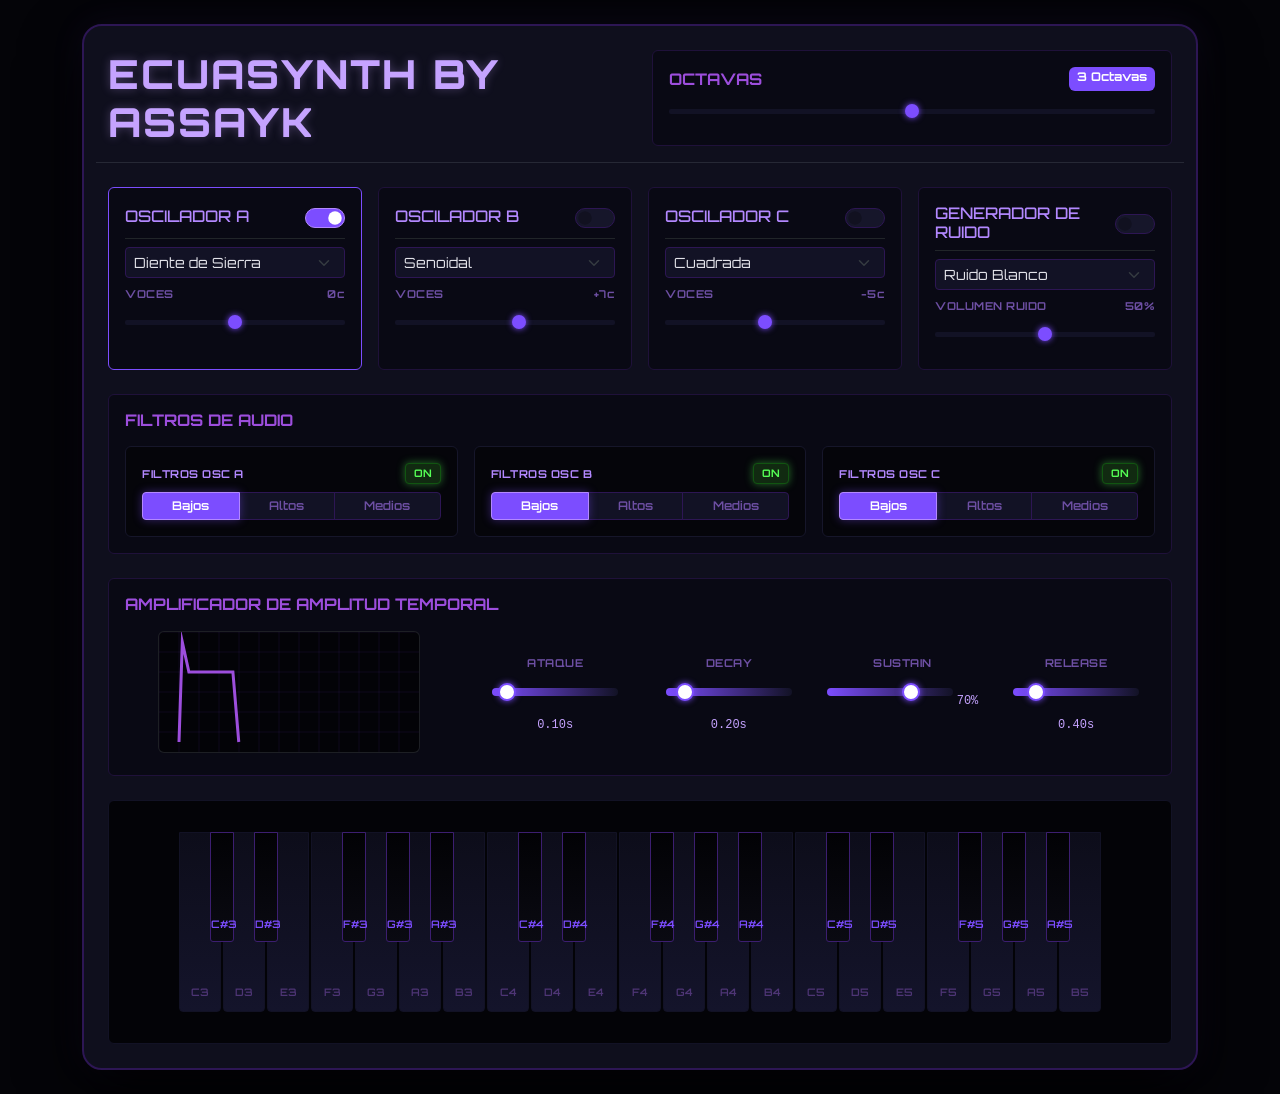
<file: index.html>
<!DOCTYPE html>
<html lang="es">
<head>
    <meta charset="UTF-8">
    <meta name="viewport" content="width=device-width, initial-scale=1.0">
    <title>Sintetizador Cyber-Synth Modular Pro</title>
    <link href="https://cdn.jsdelivr.net/npm/bootstrap@5.3.2/dist/css/bootstrap.min.css" rel="stylesheet">
    <link href="https://fonts.googleapis.com/css2?family=Orbitron:wght@400;600;800&display=swap" rel="stylesheet">
    <link rel="stylesheet" href="styles.css">
    <script src="script.js" defer></script>
</head>
<body>

    <div class="container my-4">
        <div class="synth-master-panel p-4">
            
            <header class="row align-items-center mb-4 pb-3 border-bottom border-secondary border-opacity-25">
                <div class="col-md-6 text-center text-md-start">
                    <h1 class="synth-title m-0">ECUASYNTH BY ASSAYK</h1>
                </div>
                <div class="col-md-6 mt-3 mt-md-0">
                    <div class="octave-selector-box p-3 rounded">
                        <label for="octaveSlider" class="form-label text-purple fw-bold d-flex justify-content-between">
                            <span>OCTAVAS</span>
                            <span id="octaveDisplay" class="badge bg-purple">3 Octavas</span>
                        </label>
                        <input type="range" class="form-range custom-slider" id="octaveSlider" min="1" max="5" value="3" step="1">
                    </div>
                </div>
            </header>

            <div class="row g-3 mb-4">
                <div class="col-xl-3 col-md-6">
                    <div class="osc-section p-3 rounded h-100 active" id="section-A">
                        <div class="d-flex justify-content-between align-items-center mb-2 pb-2 border-bottom border-dark">
                            <h2 class="h6 text-purple-light m-0">OSCILADOR A</h2>
                            <div class="form-check form-switch custom-switch">
                                <input class="form-check-input" type="checkbox" id="btnToggleA" checked>
                            </div>
                        </div>
                        <div class="mb-2">
                            <select id="waveTypeA" class="form-select form-select-sm custom-select">
                                <option value="sine">Senoidal</option>
                                <option value="triangle">Triangular</option>
                                <option value="sawtooth" selected>Diente de Sierra</option>
                                <option value="square">Cuadrada</option>
                            </select>
                        </div>
                        <div>
                            <label class="form-label text-muted-purple micro-label d-flex justify-content-between">
                                <span>VOCES</span> <span id="detuneDisplayA">0c</span>
                            </label>
                            <input type="range" class="form-range custom-slider" id="detuneSliderA" min="-50" max="50" value="0" step="1">
                        </div>
                    </div>
                </div>

                <div class="col-xl-3 col-md-6">
                    <div class="osc-section p-3 rounded h-100" id="section-B">
                        <div class="d-flex justify-content-between align-items-center mb-2 pb-2 border-bottom border-dark">
                            <h2 class="h6 text-purple-light m-0">OSCILADOR B</h2>
                            <div class="form-check form-switch custom-switch">
                                <input class="form-check-input" type="checkbox" id="btnToggleB">
                            </div>
                        </div>
                        <div class="mb-2">
                            <select id="waveTypeB" class="form-select form-select-sm custom-select">
                                <option value="sine" selected>Senoidal</option>
                                <option value="triangle">Triangular</option>
                                <option value="sawtooth">Diente de Sierra</option>
                                <option value="square">Cuadrada</option>
                            </select>
                        </div>
                        <div>
                            <label class="form-label text-muted-purple micro-label d-flex justify-content-between">
                                <span>VOCES</span> <span id="detuneDisplayB">+7c</span>
                            </label>
                            <input type="range" class="form-range custom-slider" id="detuneSliderB" min="-50" max="50" value="7" step="1">
                        </div>
                    </div>
                </div>

                <div class="col-xl-3 col-md-6">
                    <div class="osc-section p-3 rounded h-100" id="section-C">
                        <div class="d-flex justify-content-between align-items-center mb-2 pb-2 border-bottom border-dark">
                            <h2 class="h6 text-purple-light m-0">OSCILADOR C</h2>
                            <div class="form-check form-switch custom-switch">
                                <input class="form-check-input" type="checkbox" id="btnToggleC">
                            </div>
                        </div>
                        <div class="mb-2">
                            <select id="waveTypeC" class="form-select form-select-sm custom-select">
                                <option value="sine">Senoidal</option>
                                <option value="triangle">Triangular</option>
                                <option value="sawtooth">Diente de Sierra</option>
                                <option value="square" selected>Cuadrada</option>
                            </select>
                        </div>
                        <div>
                            <label class="form-label text-muted-purple micro-label d-flex justify-content-between">
                                <span>VOCES</span> <span id="detuneDisplayC">-5c</span>
                            </label>
                            <input type="range" class="form-range custom-slider" id="detuneSliderC" min="-50" max="50" value="-5" step="1">
                        </div>
                    </div>
                </div>

                <div class="col-xl-3 col-md-6">
                    <div class="osc-section p-3 rounded h-100" id="section-Noise">
                        <div class="d-flex justify-content-between align-items-center mb-2 pb-2 border-bottom border-dark">
                            <h2 class="h6 text-purple-light m-0">GENERADOR DE RUIDO</h2>
                            <div class="form-check form-switch custom-switch">
                                <input class="form-check-input" type="checkbox" id="btnToggleNoise">
                            </div>
                        </div>
                        <div class="mb-2">
                            <select id="noiseType" class="form-select form-select-sm custom-select">
                                <option value="white">Ruido Blanco</option>
                                <option value="pink">Ruido Rosa</option>
                            </select>
                        </div>
                        <div>
                            <label class="form-label text-muted-purple micro-label d-flex justify-content-between">
                                <span>VOLUMEN RUIDO</span> <span id="noiseVolDisplay">50%</span>
                            </label>
                            <input type="range" class="form-range custom-slider" id="noiseVolume" min="0" max="1" value="0.5" step="0.01">
                        </div>
                    </div>
                </div>
            </div>

            <div class="row g-3 mb-4">
                <div class="col-12">
                    <div class="modules-wrapper p-3 rounded">
                        <h3 class="h6 text-purple fw-bold mb-3 text-uppercase letter-spacing-1">Filtros de Audio</h3>
                        <div class="row g-3">
                            <div class="col-md-4">
                                <div class="filter-card p-3 rounded text-center">
                                    <div class="d-flex justify-content-between align-items-center mb-2">
                                        <span class="micro-label text-purple-light">FILTROS OSC A</span>
                                        <button type="button" class="btn btn-xs filter-toggle active" id="pwrFiltroA">ON</button>
                                    </div>
                                    <div class="btn-group w-100" role="group">
                                        <button type="button" class="btn btn-sm btn-filter active" id="fltA-lp">Bajos</button>
                                        <button type="button" class="btn btn-sm btn-filter" id="fltA-hp">Altos</button>
                                        <button type="button" class="btn btn-sm btn-filter" id="fltA-bp">Medios</button>
                                    </div>
                                </div>
                            </div>
                            <div class="col-md-4">
                                <div class="filter-card p-3 rounded text-center">
                                    <div class="d-flex justify-content-between align-items-center mb-2">
                                        <span class="micro-label text-purple-light">FILTROS OSC B</span>
                                        <button type="button" class="btn btn-xs filter-toggle active" id="pwrFiltroB">ON</button>
                                    </div>
                                    <div class="btn-group w-100" role="group">
                                        <button type="button" class="btn btn-sm btn-filter active" id="fltB-lp">Bajos</button>
                                        <button type="button" class="btn btn-sm btn-filter" id="fltB-hp">Altos</button>
                                        <button type="button" class="btn btn-sm btn-filter" id="fltB-bp">Medios</button>
                                    </div>
                                </div>
                            </div>
                            <div class="col-md-4">
                                <div class="filter-card p-3 rounded text-center">
                                    <div class="d-flex justify-content-between align-items-center mb-2">
                                        <span class="micro-label text-purple-light">FILTROS OSC C</span>
                                        <button type="button" class="btn btn-xs filter-toggle active" id="pwrFiltroC">ON</button>
                                    </div>
                                    <div class="btn-group w-100" role="group">
                                        <button type="button" class="btn btn-sm btn-filter active" id="fltC-lp">Bajos</button>
                                        <button type="button" class="btn btn-sm btn-filter" id="fltC-hp">Altos</button>
                                        <button type="button" class="btn btn-sm btn-filter" id="fltC-bp">Medios</button>
                                    </div>
                                </div>
                            </div>
                        </div>
                    </div>
                </div>
            </div>

            <div class="row g-3 mb-4">
                <div class="col-12">
                    <div class="modules-wrapper p-3 rounded">
                        <h3 class="h6 text-purple fw-bold mb-3 text-uppercase letter-spacing-1">Amplificador de Amplitud Temporal</h3>
                        <div class="row align-items-center">
                            <div class="col-md-4 text-center">
                                <canvas id="adsrCanvas" width="260" height="120" class="rounded border border-secondary border-opacity-25 bg-black-synth"></canvas>
                            </div>
                            <div class="col-md-8">
                                <div class="row g-3 text-center">
                                    <div class="col-3">
                                        <label for="adsrAttack" class="micro-label d-block text-muted-purple mb-1">ATAQUE</label>
                                        <input type="range" class="form-range knob-slider" id="adsrAttack" min="0" max="2" value="0.1" step="0.01">
                                        <span id="displayAttack" class="small-val">0.10s</span>
                                    </div>
                                    <div class="col-3">
                                        <label for="adsrDecay" class="micro-label d-block text-muted-purple mb-1">DECAY</label>
                                        <input type="range" class="form-range knob-slider" id="adsrDecay" min="0.01" max="2" value="0.2" step="0.01">
                                        <span id="displayDecay" class="small-val">0.20s</span>
                                    </div>
                                    <div class="col-3">
                                        <label for="adsrSustain" class="micro-label d-block text-muted-purple mb-1">SUSTAIN</label>
                                        <input type="range" class="form-range knob-slider" id="adsrSustain" min="0" max="1" value="0.7" step="0.01">
                                        <span id="displaySustain" class="small-val">70%</span>
                                    </div>
                                    <div class="col-3">
                                        <label for="adsrRelease" class="micro-label d-block text-muted-purple mb-1">RELEASE</label>
                                        <input type="range" class="form-range knob-slider" id="adsrRelease" min="0.01" max="3" value="0.4" step="0.01">
                                        <span id="displayRelease" class="small-val">0.40s</span>
                                    </div>
                                </div>
                            </div>
                        </div>
                    </div>
                </div>
            </div>

            <div class="piano-wrapper p-3 rounded">
                <div id="pianoContainer" class="piano-keys d-flex justify-content-center"></div>
            </div>

        </div>
    </div>

</body>
</html>
</file>
<file: styles.css>
body {
    background-color: #040408;
    color: #e2e2e9;
    font-family: 'Orbitron', sans-serif;
}

.synth-master-panel {
    background: #0f0f1d;
    border: 2px solid #2d1654;
    border-radius: 20px;
    box-shadow: 0 25px 60px rgba(0, 0, 0, 0.9), 0 0 35px rgba(124, 77, 255, 0.08);
}

.synth-title {
    color: #c5a3ff;
    letter-spacing: 2px;
    font-weight: 800;
    text-shadow: 0 0 10px rgba(197, 163, 255, 0.3);
}

.octave-selector-box, .osc-section, .modules-wrapper {
    background-color: #090914;
    border: 1px solid #1f113a;
}

.osc-section { transition: border-color 0.3s; }
.osc-section.active { border-color: #7c4dff; }

.text-purple { color: #9d4edd; }
.text-purple-light { color: #b388ff; }
.text-muted-purple { color: #6d4fa3; }
.bg-purple { background-color: #7c4dff; }

.micro-label { font-size: 0.68rem; font-weight: bold; letter-spacing: 0.5px; }
.small-val { font-size: 0.75rem; color: #c5a3ff; font-family: monospace; }

.custom-select {
    background-color: #121225;
    color: #e2e2e9;
    border: 1px solid #2d1654;
}

.custom-slider::-webkit-slider-runnable-track { background: #121225; height: 5px; border-radius: 2px; }
.custom-slider::-webkit-slider-thumb { background: #7c4dff; box-shadow: 0 0 6px #7c4dff; margin-top: -5px; height: 14px; width: 14px; }

.custom-switch .form-check-input { background-color: #16162a; border-color: #2d1654; height: 20px; width: 40px; }
.custom-switch .form-check-input:checked { background-color: #7c4dff; border-color: #b388ff; }

.filter-card { background-color: #05050a; border: 1px solid #16162a; }
.btn-filter {
    background-color: #121225;
    color: #6d4fa3;
    border: 1px solid #2d1654;
    font-weight: 600;
    font-size: 0.75rem;
}
.btn-filter:hover { background-color: #1a1a35; color: #b388ff; }
.btn-filter.active {
    background-color: #7c4dff;
    color: #fff;
    border-color: #b388ff;
    box-shadow: 0 0 10px rgba(124, 77, 255, 0.4);
}

/* ESTILO COMPONENTE NUEVO: BOTÓN DE ENCENDIDO/APAGADO DE FILTRO */
.filter-toggle {
    background-color: #2a1111;
    color: #ff5555;
    border: 1px solid #551111;
    font-size: 0.65rem;
    font-weight: bold;
    padding: 2px 8px;
    border-radius: 4px;
    transition: all 0.2s ease;
}
.filter-toggle.active {
    background-color: #112a11;
    color: #55ff55;
    border: 1px solid #115511;
    box-shadow: 0 0 8px rgba(85, 255, 85, 0.4);
}

.bg-black-synth { background-color: #030307; }
.knob-slider {
    -webkit-appearance: none;
    background: transparent;
    width: 80%;
    margin: 5px auto;
}
.knob-slider::-webkit-slider-runnable-track { background: linear-gradient(to right, #7c4dff, #121225); height: 8px; border-radius: 4px; }
.knob-slider::-webkit-slider-thumb { background: #fff; border: 2px solid #7c4dff; height: 18px; width: 18px; border-radius: 50%; cursor: pointer; -webkit-appearance: none; margin-top: -5px; box-shadow: 0 0 6px #7c4dff; }

.piano-wrapper { background-color: #030307; border: 1px solid #121225; overflow-x: auto; }
.piano-keys { position: relative; padding: 15px 0; display: flex; justify-content: center; }
.piano-keys .key { cursor: pointer; user-select: none; position: relative; text-transform: uppercase; list-style: none; transition: all 0.08s ease; }
.piano-keys .white { height: 180px; width: 42px; border-radius: 0 0 4px 4px; border: 1px solid #121225; background: linear-gradient(to bottom, #0d0d1a 0%, #14142b 100%); margin: 0 1px; z-index: 1; }
.piano-keys .white.active { background: linear-gradient(to bottom, #231145 0%, #7c4dff 100%); border-color: #b388ff; box-shadow: 0 0 15px rgba(124, 77, 255, 0.6); }
.piano-keys .black { z-index: 2; width: 24px; height: 110px; margin-left: -12px; margin-right: -12px; border-radius: 0 0 3px 3px; background: linear-gradient(to bottom, #020205, #0a0a12); border: 1px solid #3c1e70; }
.piano-keys .black.active { background: linear-gradient(to bottom, #14042b, #9d4edd); border-color: #c5a3ff; box-shadow: 0 0 12px rgba(157, 78, 221, 0.7); }
.piano-keys .key span { position: absolute; bottom: 10px; width: 100%; left: 0; color: #4e3575; font-size: 0.65rem; font-weight: 600; text-align: center; }
.piano-keys .black span { color: #7c4dff; bottom: 8px; }
</file>
